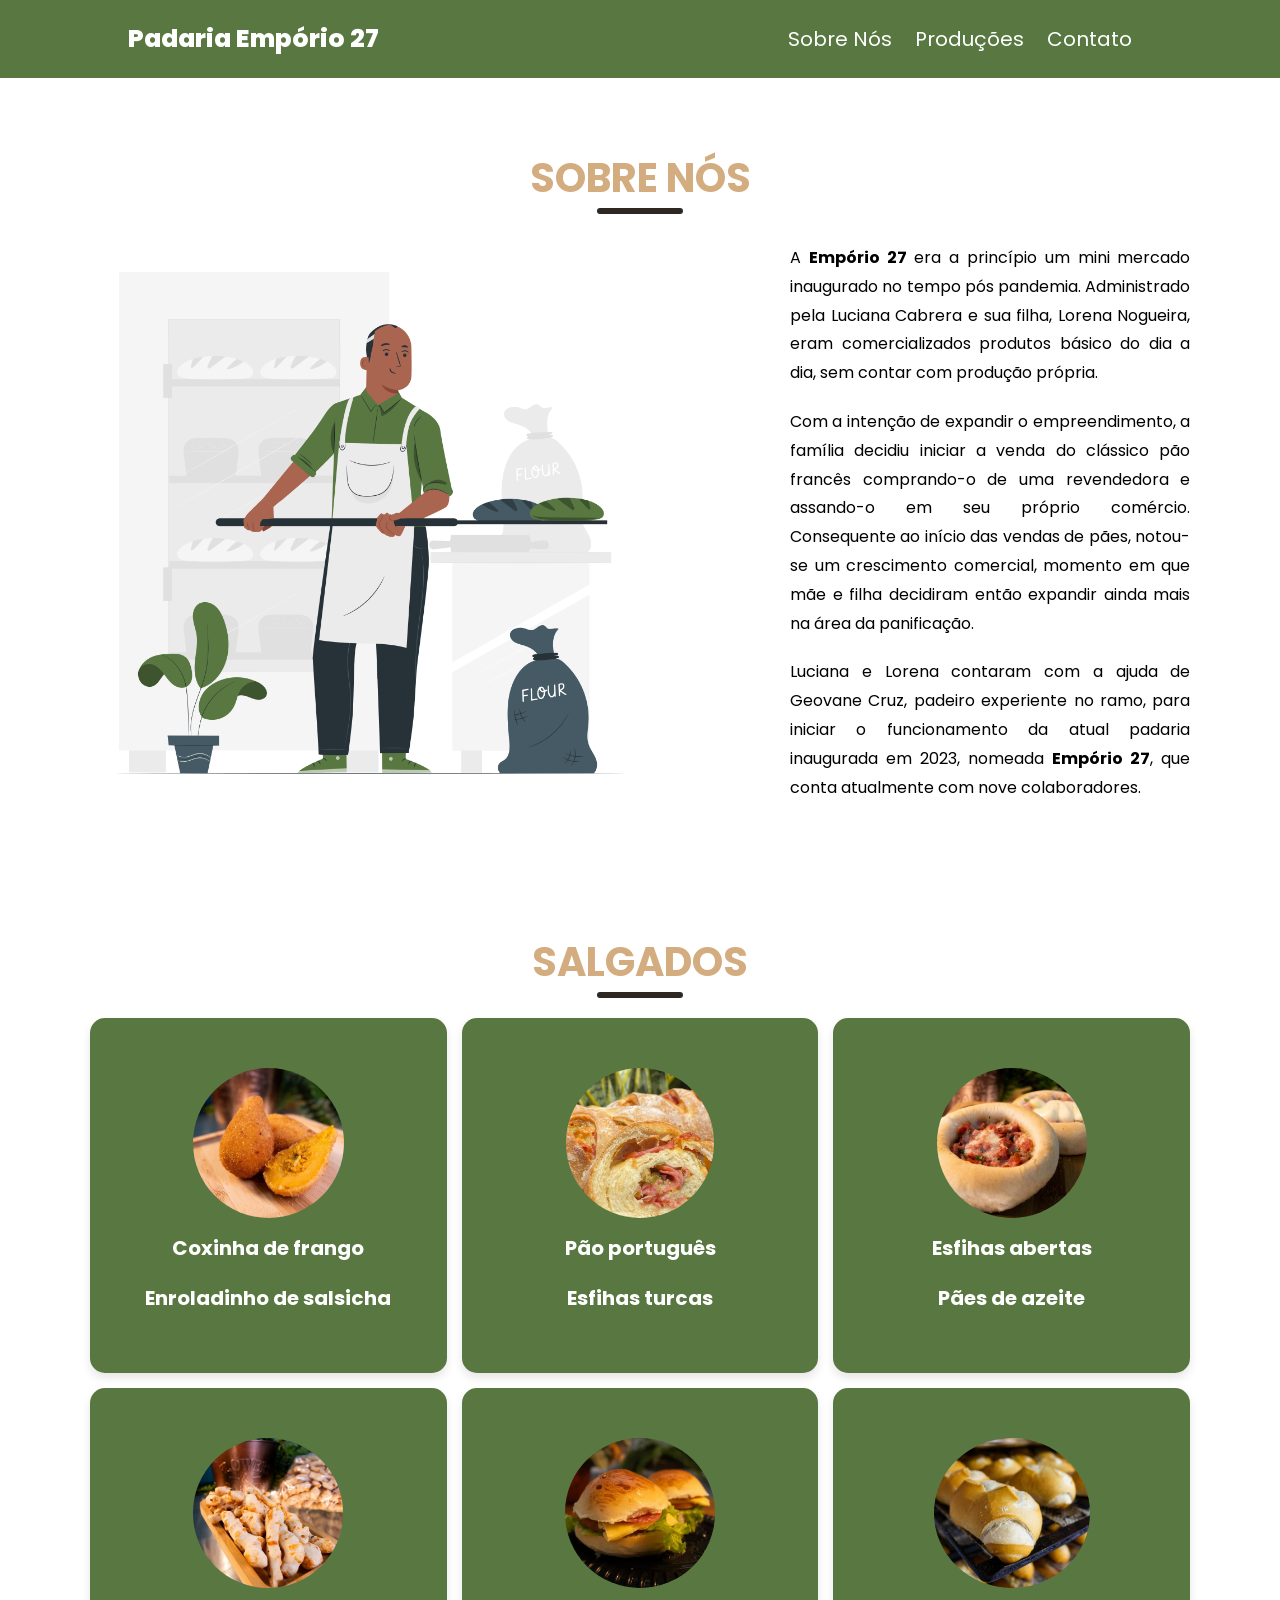
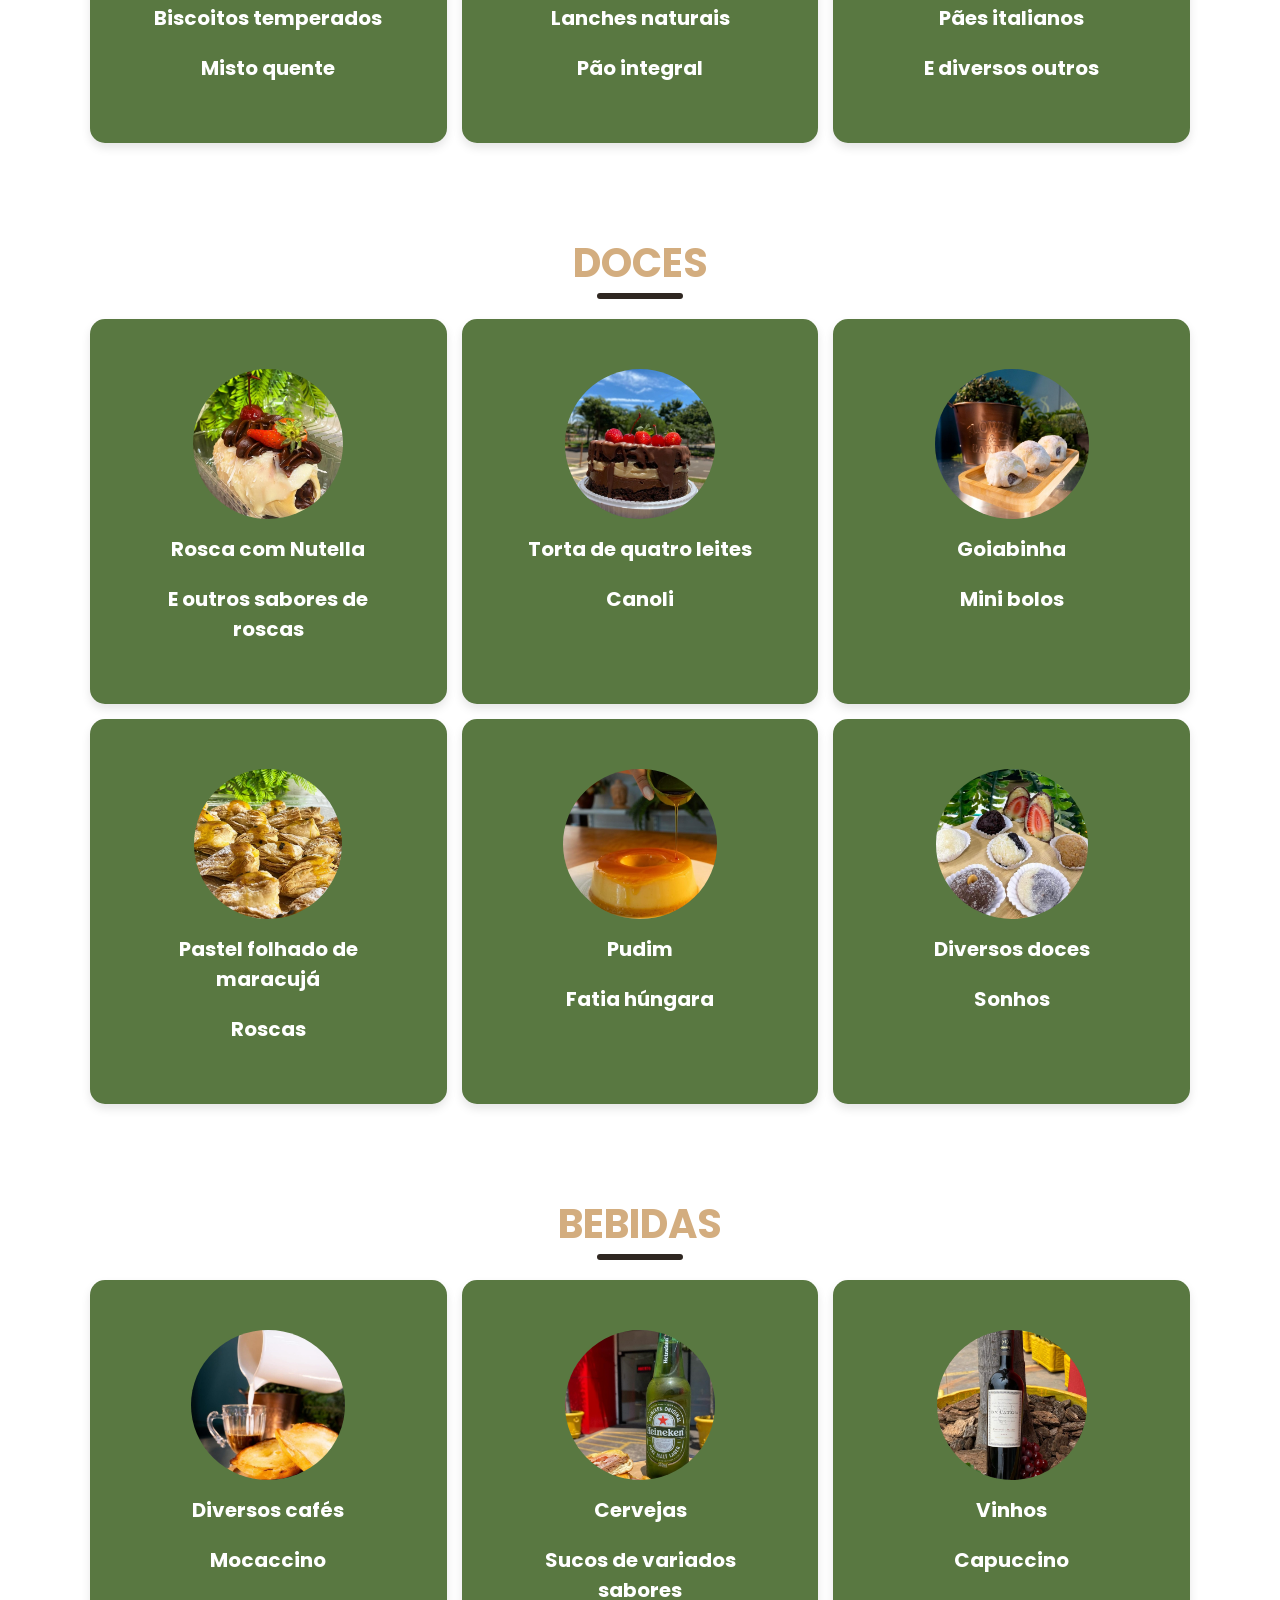
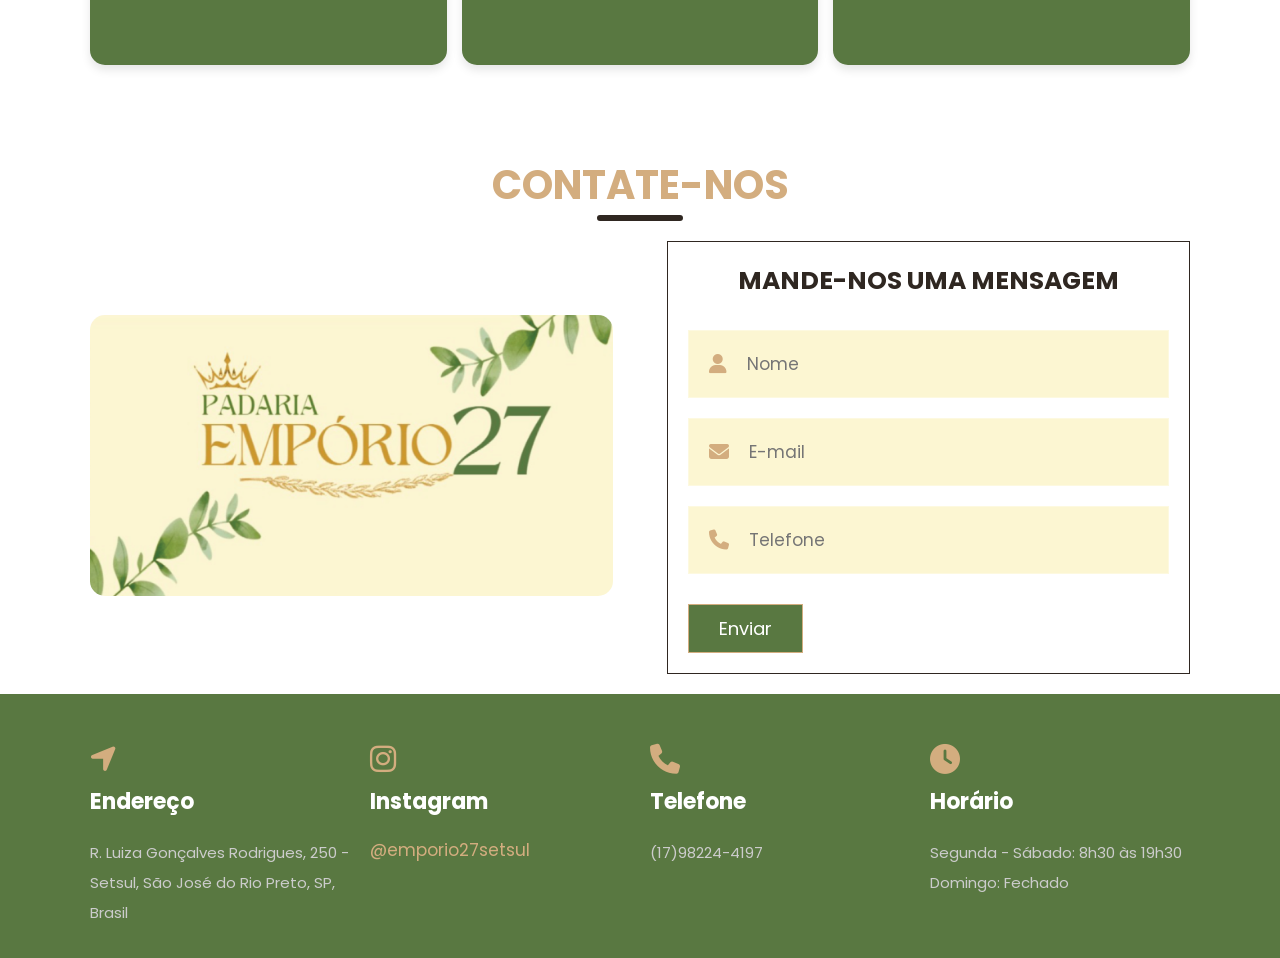
<file: index.html>
<!DOCTYPE html>
<html lang="pt-br">
<head>
  <meta charset="UTF-8">
  <title>Padaria Empório 27</title>
  <link rel='stylesheet' href='https://cdnjs.cloudflare.com/ajax/libs/font-awesome/6.1.2/css/all.min.css'>
  <link rel="stylesheet" href="./style.css">
  <script src="script.js"></script>
  <link rel="shortcut icon" href="imagens/favicon.ico" type="image/x-icon">
</head>
<body>

<header class="header">

  <a href="#" class="logoPadaria">Padaria Empório 27</a>

<!--menu-->
  <nav class="navbar">
    <div id="close-navbar" class="fas fa-times"></div>
    <a href="#about">Sobre nós</a>
    <a href="#menu">Produções</a>
    <a href="#contact">Contato</a>
  </nav>

<!--hamburger menu-->
  <div class="icons">
    <div id="menu-btn" class="fas fa-bars"></div>
  </div>
</header>

<!--SOBRE NÓS-->
<section id="about" class="about">
  <h1 class="heading">SOBRE NÓS</h1>
  <div class="row">

<!--imagem-->
    <div class="image">
      <img src="imagens/Baker-pana.png" alt="Imagem padeiro">
    </div>

<!--texto-->
    <div class="content">
      <p>A <b>Empório 27</b> era a princípio um mini mercado inaugurado no tempo pós pandemia. Administrado pela Luciana Cabrera e sua filha, Lorena Nogueira, eram comercializados produtos básico do dia a dia, sem contar com produção própria.</p>
      <p>Com a intenção de expandir o empreendimento, a família decidiu iniciar a venda do clássico pão francês comprando-o de uma revendedora e assando-o em seu próprio comércio. Consequente ao início das vendas de pães, notou-se um crescimento comercial, momento em que mãe e filha decidiram então expandir ainda mais na área da panificação.</p>
      <p>Luciana e Lorena contaram com a ajuda de Geovane Cruz, padeiro experiente no ramo, para iniciar o funcionamento da atual padaria inaugurada em 2023, nomeada <b>Empório 27</b>, que conta atualmente com nove colaboradores.</p>
    </div>
  </div>
</section>

<!--SALGADOS-->
<section id="menu" class="menu">
  <h1 class="heading">SALGADOS</h1>
  <div class="box-container">

    <div class="box">
      <img src="imagens/coxinha-frango.jpeg" alt="Coxinha de frango">
      <h3>Coxinha de frango</h3>
      <h3>Enroladinho de salsicha</h3>
    </div>

    <div class="box">
      <img src="imagens/pao-portugues.jpeg" alt="Pão português">
      <h3>Pão português</h3>
      <h3>Esfihas turcas</h3>
    </div>

    <div class="box">
      <img src="imagens/esfiha-carne.jpeg" alt="Esfiha de carne">
      <h3>Esfihas abertas</h3>
      <h3>Pães de azeite</h3>
    </div>

    <div class="box">  
      <img src="imagens/biscoito-salgado.jpeg" alt="Biscoito salgado">
      <h3>Biscoitos temperados</h3>
      <h3>Misto quente</h3>
    </div>

    <div class="box">
      <img src="imagens/lanche-natural.jpeg" alt="Mini lanche natural">
      <h3>Lanches naturais</h3>
      <h3>Pão integral</h3>
    </div>

    <div class="box">  
      <img src="imagens/pao-frances.jpeg" alt="Pão francês">
      <h3>Pães italianos</h3>
      <h3>E diversos outros</h3>
    </div>
  </div>
</section>   
  
<!--DOCES-->
<section id="menu" class="menu">
  <h1 class="heading">DOCES</h1>
  <div class="box-container">      

    <div class="box">
      <img src="imagens/rosca-nutella.jpeg" alt="Rosca doce">
      <h3>Rosca com Nutella</h3>
      <h3>E outros sabores de roscas</h3>
    </div>

    <div class="box">
      <img src="imagens/torta-quatroleites.jpeg" alt="Torta doce">
      <h3>Torta de quatro leites</h3>
      <h3>Canoli</h3>
    </div>

    <div class="box">
      <img src="imagens/goiabinha.jpeg" alt="Goiabinha">
      <h3>Goiabinha</h3>
      <h3>Mini bolos</h3>
    </div>
    
    <div class="box">  
      <img src="imagens/folhado-maracuja.jpeg" alt="Pastel folhado">
      <h3>Pastel folhado de maracujá</h3>
      <h3>Roscas</h3>
    </div>

    <div class="box">
      <img src="imagens/pudim.jpeg" alt="Pudim">
      <h3>Pudim</h3>
      <h3>Fatia húngara</h3>
    </div>

    <div class="box">
      <img src="imagens/diversos-doces.jpeg" alt="Docinhos de festas">
      <h3>Diversos doces</h3>
      <h3>Sonhos</h3>
    </div>
  </div>
</section>

<!--BEBIDAS-->
<section id="menu" class="menu">
  <h1 class="heading">BEBIDAS</h1>
  <div class="box-container">      

    <div class="box">
      <img src="imagens/cafe-leite.jpeg" alt="Café com leite">
      <h3>Diversos cafés</h3>
      <h3>Mocaccino</h3>
    </div>

    <div class="box">
      <img src="imagens/cerveja.jpeg" alt="Cervejas">
      <h3>Cervejas</h3>
      <h3>Sucos de variados sabores</h3>
    </div>

    <div class="box">
      <img src="imagens/vinho.jpeg" alt="Vinhos">
      <h3>Vinhos</h3>
      <h3>Capuccino</h3>  
    </div>
  </div> 
</section>

<!--CONTATO-->
<section id="contact" class="contact">
  <h1 class="heading">CONTATE-NOS</h1>

<!--logo-->
  <div class="row">
    <div class="image">
      <img src="imagens/logo original.png" alt="Imagem atendente padaria">
    </div>

    <form action=""><h3>Mande-nos uma mensagem</h3>
      
<!--início campo de entrada-->
      <div class="input-box">
        <i class="fas fa-user"></i>
        <input type="text" name="" id="" placeholder="Nome" >
      </div>
<!--fim campo de entrada-->

      <div class="input-box">
        <i class="fas fa-envelope"></i>
        <input type="email" name="" id="" placeholder="E-mail" >
      </div>

      <div class="input-box">
        <i class="fas fa-phone"></i>
        <input type="phone" name="" id="" placeholder="Telefone" >
      </div>
      
      <input type="submit" value="Enviar" class="btn" >
    </form>
  </div>
</section>

<!--footer-->
<section class="footer">
  <div class="box-container">

    <div class="box">
      <i class="fas fa-location-arrow"></i>
      <h3>Endereço</h3>
      <p>R. Luiza Gonçalves Rodrigues, 250 - Setsul, São José do Rio Preto, SP, Brasil</p>
    </div>
  
    <div class="box">
      <i class="fab fa-instagram"></i>
      <h3>Instagram</h3>
      <a href="https://www.instagram.com/emporio27setsul/" target="_blank" class="link">@emporio27setsul</a>
    </div>
  
    <div class="box">
      <i class="fas fa-phone"></i>
      <h3>Telefone</h3>
      <p>(17)98224-4197</p>
    </div>
  
    <div class="box">
      <i class="fas fa-clock"></i>
      <h3>Horário</h3>
      <p>Segunda - Sábado: 8h30 às 19h30<br>Domingo: Fechado</p>
    </div>
  </div> 
</section>
</body>
</html>
</file>
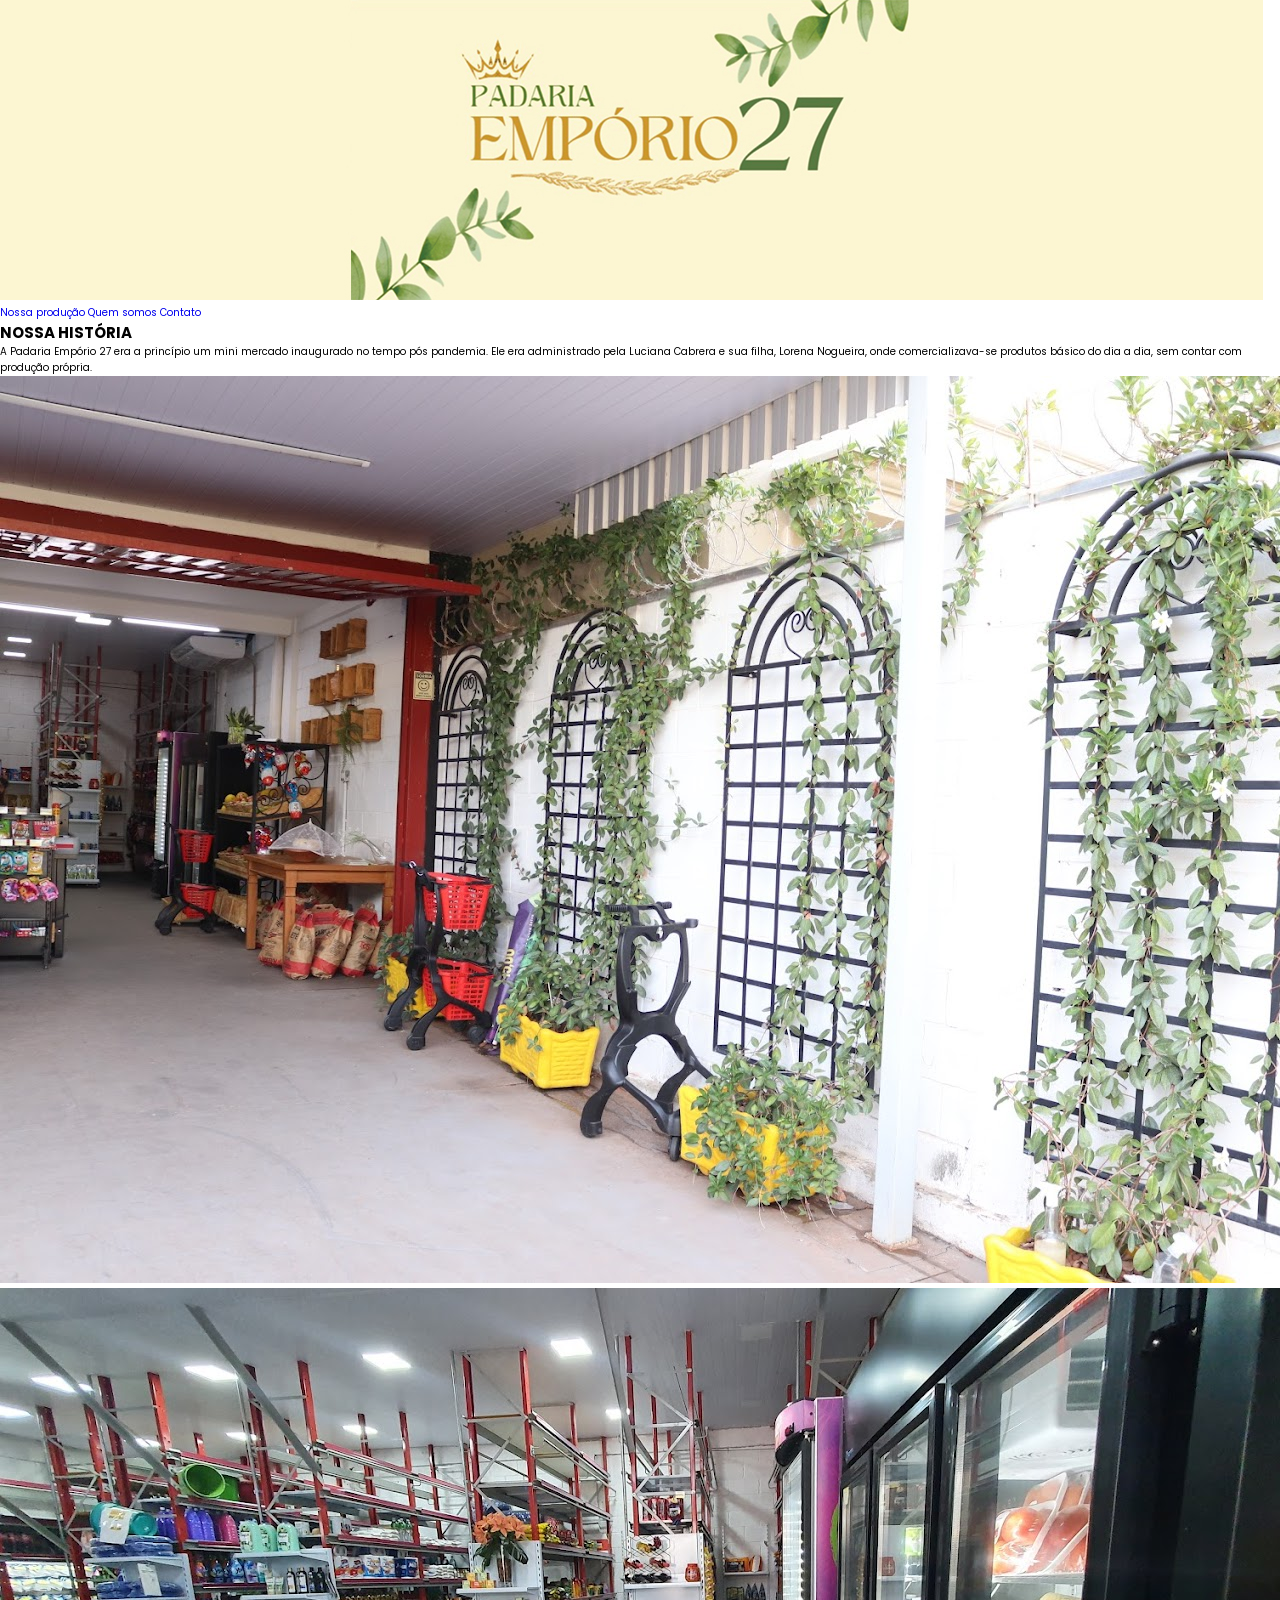
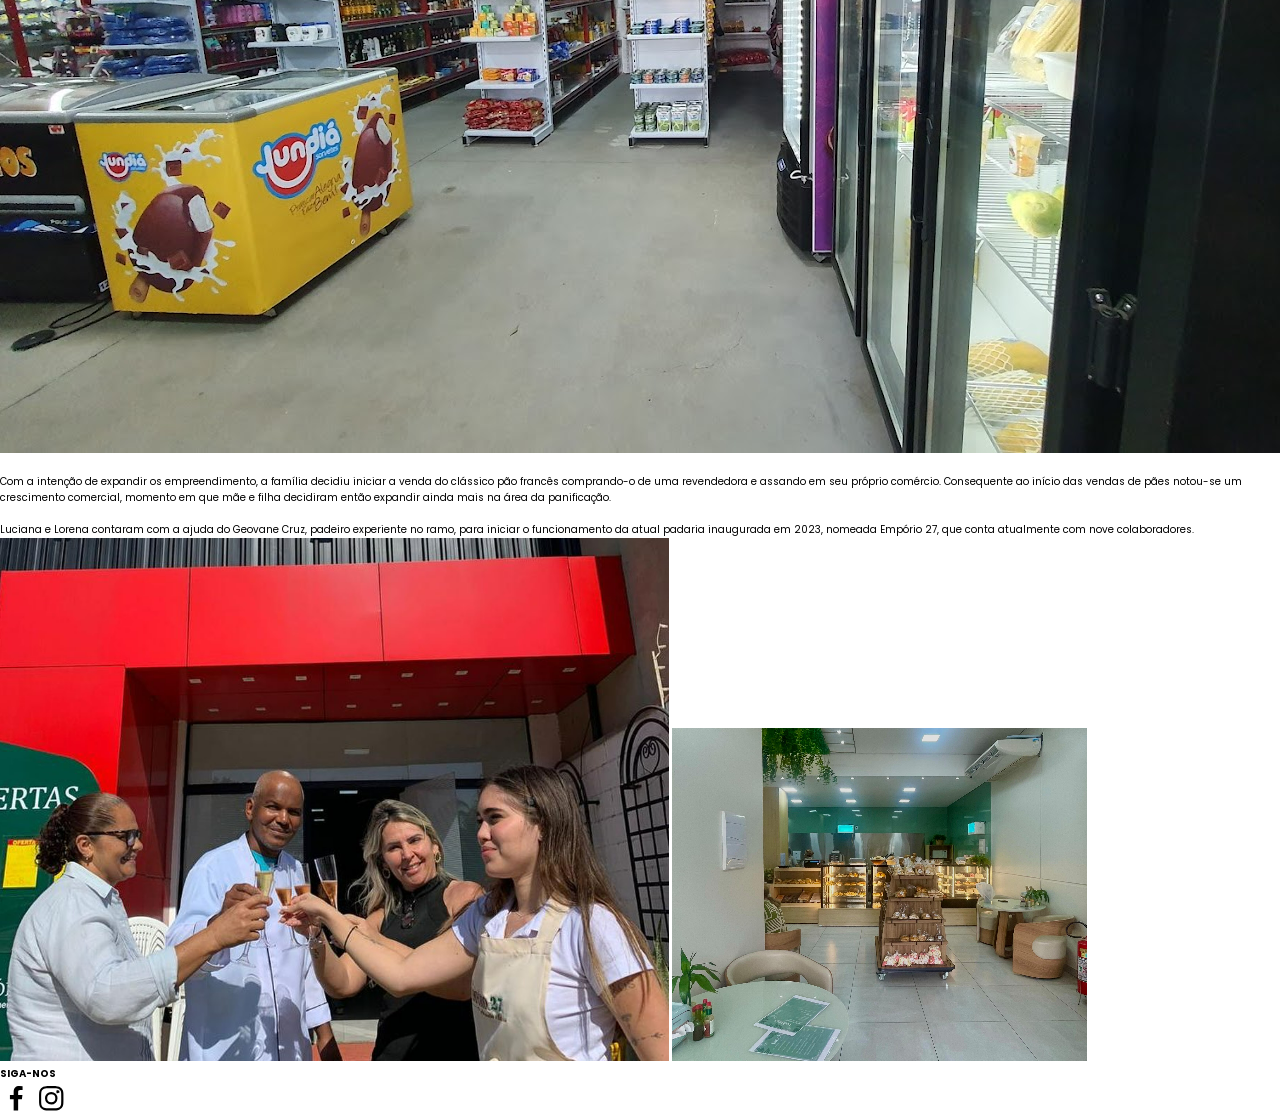
<file: index2.html>
<!DOCTYPE html>
<html lang="pt-br">
<head>
    <meta charset="UTF-8">
    <meta name="viewport" content="width=device-width, initial-scale=1.0">
    <title>Padaria Empório 27</title>
    <link rel="stylesheet" href="style.css">
    <link rel="shortcut icon" href="imagens/favicon.ico" type="image/x-icon">
</head>
<body>
    <header>
        <img src="imagens/logo-header.jpg" alt="Logo da empresa">
    </header>
    <nav>
        <a href="index.html">Nossa produção</a>
        <a href="#">Quem somos</a>
        <a href="index3.html">Contato</a>
     </nav>
     <main>
        <article>
            <div class="blocos">
                <h1>NOSSA HISTÓRIA</h1>
                <p> A Padaria Empório 27 era a princípio um mini mercado inaugurado no tempo pós pandemia. Ele era administrado pela Luciana Cabrera e sua filha, Lorena Nogueira, onde comercializava-se produtos básico do dia a dia, sem contar com produção própria.</p> 
                <div class="produtos-imagens">
                    <img src="imagens/mercado-fora.jpeg" alt="Empório 27 quando era um mercado">
                    <img src="imagens/mercado-dentro.jpeg" alt="Empório 27 como mini-mercado">
                </div>
                <br>
                <p>Com a intenção de expandir os empreendimento, a família decidiu iniciar a venda do clássico pão francês comprando-o de uma revendedora e assando em seu próprio comércio. Consequente ao início das vendas de pães notou-se um crescimento comercial, momento em que mãe e filha decidiram então expandir ainda mais na área da panificação.</p>
                <br>
                <p>Luciana e Lorena contaram com a ajuda do Geovane Cruz, padeiro experiente no ramo, para iniciar o funcionamento da atual padaria inaugurada em 2023, nomeada Empório 27, que conta atualmente com nove colaboradores.</p> 
                <div class="produtos-imagens">
                     <img src="imagens/equipe.png" alt="Luciana, Lorena, Geovane e Heliana">
                    <img src="imagens/padaria-dentro.png" alt="Empório 27 atualmente">
                </div>
            </div>
            <footer>
                <h4>SIGA-NOS</h4>
                <box-icon name='facebook' type='logo' ></box-icon>
                    <a href="https://www.facebook.com/emporio27setsul/" target="_blank">
                        <img src="imagens/logo-facebook.png"></a>
                    <a href="https://www.instagram.com/explore/locations/104225695604692/emporio-27-setsul/" target="_blank">
                        <img src="imagens/logo-instagram.png"></a>
            </footer>
        </article>
     </main>
</body>
</html>
</file>
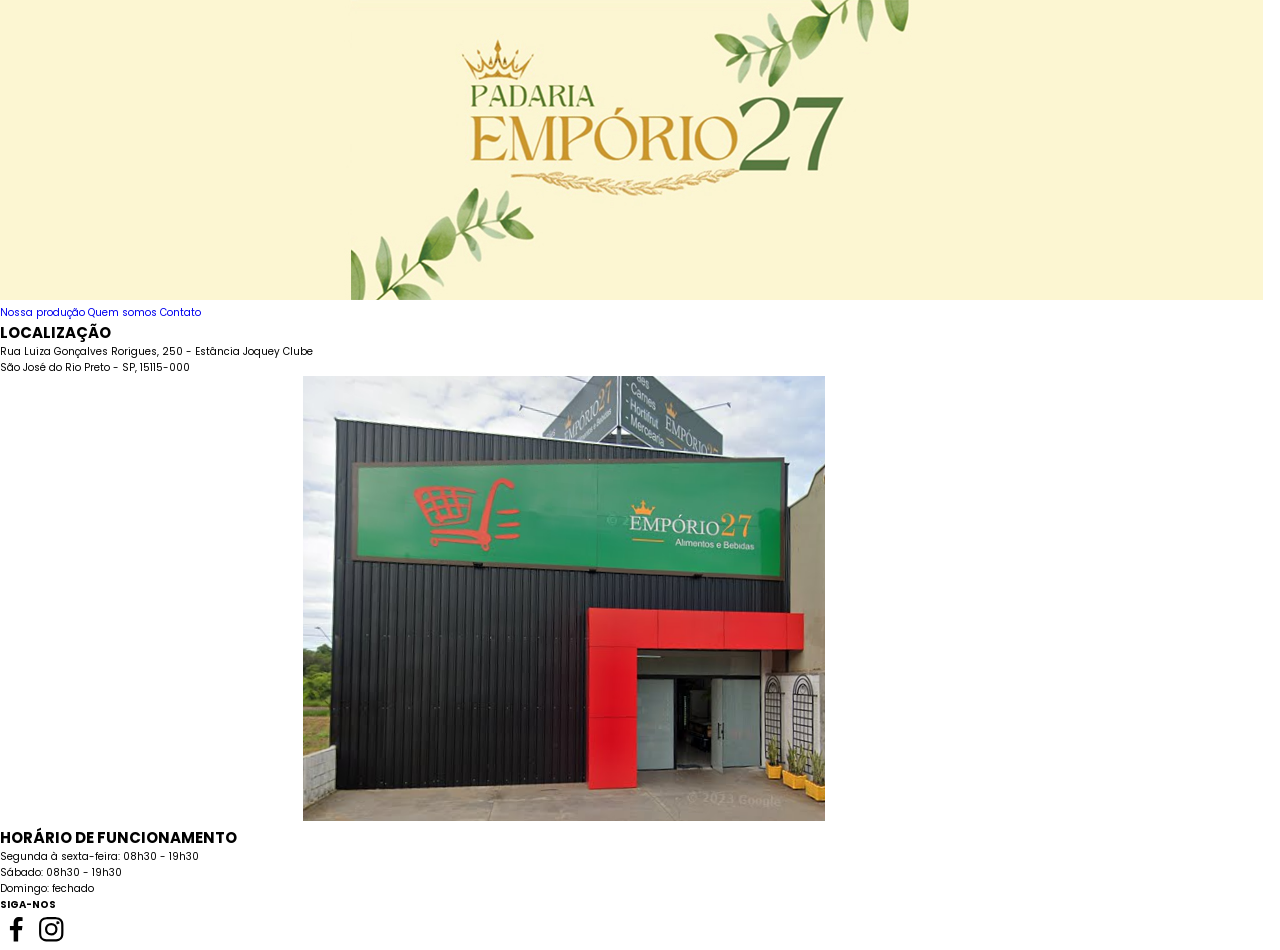
<file: index3.html>
<!DOCTYPE html>
<html lang="pt-br">
<head>
    <meta charset="UTF-8">
    <meta name="viewport" content="width=device-width, initial-scale=1.0">
    <title>Padaria Empório 27</title>
    <link rel="stylesheet" href="style.css">
    <link rel="shortcut icon" href="imagens/favicon.ico" type="image/x-icon">
</head>
<body>
    <header>
        <img src="imagens/logo-header.jpg" alt="Logo da empresa">
    </header>
    <nav>
        <a href="index.html">Nossa produção</a>
        <a href="index2.html">Quem somos</a>
        <a href="#">Contato</a>
     </nav>
     <main>
        <article>
            <div class="blocos">
                <h1>LOCALIZAÇÃO</h1>
                <p>Rua Luiza Gonçalves Rorigues, 250 - Estância Joquey Clube<br>São José do Rio Preto - SP, 15115-000</p>
                <div class="produtos-grid">
                    <div class="produtos-imagens">
                        <iframe src="https://www.google.com/maps/embed?pb=!1m18!1m12!1m3!1d3728.4924205555058!2d-49.36433382552741!3d-20.852193467685474!2m3!1f0!2f0!3f0!3m2!1i1024!2i768!4f13.1!3m3!1m2!1s0x94bc4d0fa7fd36c1%3A0xd1d7c40269744a39!2sEmp%C3%B3rio%2027%20-%20Setsul!5e0!3m2!1spt-PT!2sbr!4v1729886741412!5m2!1spt-PT!2sbr"></iframe>
                        <img src="imagens/padaria-atual.png" alt="Padaria Empório 27 frente">
                    </div>
                </div>
            </div>
            <div class="produtos-grid">
                <div class="blocos">
                    <h1>HORÁRIO DE FUNCIONAMENTO</h1>
                    <p>Segunda à sexta-feira: 08h30 - 19h30<br>Sábado: 08h30 - 19h30<br>Domingo: fechado</p>
                </div>
            </div>
            <footer>
                <h4>SIGA-NOS</h4>
                <box-icon name='facebook' type='logo' ></box-icon>
                    <a href="https://www.facebook.com/emporio27setsul/" target="_blank">
                        <img src="imagens/logo-facebook.png"></a>
                    <a href="https://www.instagram.com/explore/locations/104225695604692/emporio-27-setsul/" target="_blank">
                        <img src="imagens/logo-instagram.png"></a>
            </footer>
        </article>
     </main>
</body>
</html>
</file>
<file: style.css>
@import url('https://fonts.googleapis.com/css2?family=Montserrat:wght@300&family=Poppins:wght@300&family=Roboto:wght@300&display=swap');

/*color pallette*/
:root{
  --main-color: #2f2721;
  --primary-color: #d3ad7f;
  --light-white: #fff6eb;
  --light-gray: #ccc;
  --white: #fff;
  --border: .1rem solid rgba(255,255,255,.3);
}

*{
  font-family: 'Poppins',sans-serif;
  margin: 0;
  padding: 0;
  box-sizing: border-box;
  outline: none;
  border: none;
  text-decoration: none;
  transition: .2s linear;
}

html{
  font-size: 62.5%;
  overflow-x: hidden;
  scroll-behavior: smooth;
}

/*barra de rolagem*/
html::-webkit-scrollbar{
  width: .8rem;
}

html::-webkit-scrollbar-trak{
  background: transparent;
}

html::-webkit-scrollbar-thumb{
  background: var(--primary-color);
}

section{
  padding: 2rem 7%;
}

/*header*/
.btn{
  display: inline-block;
  margin-top: 1rem;
  padding: 1rem 3rem;
  font-size: 1.8rem;
  border: 0.1rem solid var(--primary-color);
  background: #597841;
  color: var(--white);
  cursor: pointer;
  text-transform: capitalize;
}

.btn:hover{
  background: var(--light-white);
  color:  var(--primary-color); 
}

.heading{
  margin-top:5rem;
  text-align: center;
  font-size: 4rem;
  text-transform: uppercase;
  color: var(--primary-color);
}

.heading::after{
  content: '';
  margin: 0 auto;
  display: block;
  width: 8rem;
  background-color: var(--main-color);
  border: .3rem solid var(--main-color);
  border-radius: 2rem;
  margin-bottom: 2rem;
}

.line{
  margin-top: 3.5rem;
  margin-bottom: 3.5rem;
  width: 10rem;
  height: 0.3rem;
  background: var(--primary-color);
}

.header{
  position: sticky;
  top: 0;
  left: 0;
  right: 0;
  background: #597841;
  padding: 2rem 10%;
  display: flex;
  align-items: center;
  z-index: 1000;
}

.header .logoPadaria{
  margin-right: auto;
  font-size: 2.5rem;
  text-transform: capitalize;
  color: var(--white);
  font-weight: 800;
  display: inline-flex;
  align-items: center;
  animation: logoAnimation 4s ease-in-out forwards; /*animação acontece uma vez */
}

.header .logoPadaria i{
  margin-right: 1.2rem;
}

.header .navbar{
  position: relative;
}

.header .navbar #close-navbar{
  position: absolute;
  top: 1.5rem;
  right: 2rem;
  font-size: 4rem;
  cursor:pointer;
  color: var(--gray);
  display:none;
}

.header .navbar a{
  margin-right: 2rem;
  font-size: 2rem;
  text-transform: capitalize;
  color: var(--white);
}

.header .navbar a:hover{
  color: #fcf6d2;
}

.header .icons div{
  margin-left: 1.5rem;
  font-size:2.5rem;
  cursor:pointer;
  color: var(--white);
}

.header .icons div:hover{
  color: var(--primary-color);
}

.header #menu-btn{
  display: none;
}

/*about*/
.about{
  padding-bottom: 5rem;
  background-repeat: repeat-y;
  background-position: center top;
}

.about .row{
  display: flex;
  flex-wrap: wrap;
  align-items: center;
}

.about .row .image{
  flex: 1 1 65rem;
}

.about .row .image img{
  width: 80%;
  animation: flutuar 4s ease-in-out infinite;
}

@keyframes flutuar{ /*movimento da animação*/
  0% {
    transform: translateY(0); 
  }
  50% {
    transform: translateY(-10px); 
  }
  100% {
    transform: translateY(0);
  }
}

.about .row .content{
  flex: 1 1 35rem;
}

.about .row .content h3{
  font-size: 3rem;
  color: var(--main-color);
}

.about .row .content p{
  font-size: 1.6rem;
  color: var(--gray);
  padding: 1rem 0;
  line-height: 1.8;
  text-align: justify;
}

/*produções*/
.menu .box-container{
  display: grid;
  grid-template-columns: repeat(auto-fit,minmax(30rem,1fr));
  gap:1.5rem;
}

.menu .box-container .box{
  padding: 5rem;
  text-align: center;
  background: #597841;
  box-shadow: 0 0.5rem 1rem rgba(0, 0, 0, 0.1);
  border-radius: 1.5rem;
  transition: transform 0.3s ease, box-shadow 0.3s ease;
}

.menu .box-container .box:hover {
  background-color: #cfb26e;
  transform: translateY(-10px); /*move o card 10px para cima*/
  box-shadow: 0 0.8rem 1.5rem rgba(0, 0, 0, 0.2); /*aumenta a sombra*/
}


.menu .box-container .box img{
  height:15rem;
  border-radius: 50%;
}

.menu .box-container .box h3{
  padding: 1rem 0;
  font-size: 2rem;
  color: var(--white);
}

.menu .box-container .box:hover > *{
  color: var(--black);
}

/*contato*/
.contact .row{
  display: -webkit-box;
  display: -ms-flexbox;
  display: flex;
  -webkit-box-align: center;
      -ms-flex-align: center;
         align-items: center;
  -ms-flex-wrap: wrap;
      flex-wrap: wrap;
  gap: 2rem;
}

.contact .row .image{
  -webkit-box-flex: 1;
         -ms-flex: 1 1 40rem;
             flex: 1 1 40rem;
             margin-right: 0.9cm;
}

.contact .row .image img{
  width: 100%;
  border-radius: 1.5rem;
}

.contact .row form{
   -webkit-box-flex: 1;
         -ms-flex: 1 1 40rem;
             flex: 1 1 40rem;
  border: 0.1rem solid var(--main-color);
  padding: 2rem;
}

.contact .row form h3{
  font-size: 2.5rem;
  text-transform: uppercase;
  text-align: center;
  padding-bottom: 1rem;
  color: var(--main-color);
}

.contact .row form .input-box{
  display: flex;
  align-items: center;
  margin-top: 2rem;
  margin-bottom: 2rem;
  background: #fcf6d2;
  border: var(--border);
}

.contact .row form .input-box i{
  color: var(--primary-color);
  font-size: 2rem;
  padding-left: 2rem;
}

.contact .row form .input-box input{
  width: 100%;
  padding: 2rem;
  font-size: 1.7rem;
  color: var(--black);
  text-transform: none;
  background: none;
}

/*footer*/
.footer{
  background: #597841;
}

.footer .box-container{
  display: grid;
  grid-template-columns: repeat(auto-fit, minmax(25rem,1fr));
  gap: 2rem;
  margin-top: 3rem;
}

.footer .box-container .box i{
  font-size: 3rem;
  color: var(--primary-color);
}

.footer .box-container .box h3{
  font-size: 2.2rem;
  text-transform: capitalize;
  color: var(--white);
  padding: 1rem 0;
}

.footer .box-container .box p{
  font-size: 1.5rem;
  line-height: 2;
  color: var(--light-gray);
  padding: 1rem 0;
}

.footer .box-container .box .link{
  display: block;
  font-size: 1.7rem;
  line-height: 2;
  color: var(--primary-color);
  padding: 0.5rem 0;
}

.footer .box-container .box .link:hover{
  color: var(--light-white);
  text-decoration: underline;
}

.footer .credit{
  color: var(--white);
  text-align: center;
  text-transform: capitalize;
  margin-top: 3rem;
  padding-top: 3rem;
  font-size: 2rem;
  border-top: 0.1rem solid var(--primary-color);
}

/*media queries*/
@media (max-width:991px){
  html{
    font-size: 55%;
  }
  .header{
    padding: 2rem 5%;
  }
  section{
    padding: 2rem;
  }
}

@media (max-width:768px){
  .header #menu-btn{
    display: inline-block;
  }
  .header .navbar{
    position: fixed;
    top: 0;
    right: -105%;
    width: 30rem;
    background: var(--white);
    height: 100%;
    display: -webkit-box;
    display: -ms-flex-box;
    display: flex;
    -webkit-box-orient: vertical;
    -webkit-box-direction: normal;
            -ms-flex-flow: column;
                flex-flow: column;
    -webkit-box-pack: center;
         -ms-flex-pack: center;
             justify-content: center;
    z-index: 1200;
  }
  .header .navbar #close-navbar{
    display: block;
  }
  .header .navbar.active{
    box-shadow: 0 0 0 100vw rgba(0,0,0,0.8);
    right: 0;
  }
  .header .navbar a{
    color: var(--black);
    display: block;
    margin: 1rem 0;
    text-align: center;
    font-size: 3rem;
  }
  .home{
    background-postion: left;
    justify-content: center;
    align-items: center;
    text-align: center;
  }
  .home .content h3{
    font-size: 4rem;
  }
}

@media (max-width:450px){
  html{
    font-size: 50%;
  }
}
.animation-container {
  background: #ffffff;
  height: 454px;
  margin: 0 auto;
  overflow: hidden;
  position: relative;
  width: 806px;
}
span {
  display: block;
}
</file>
